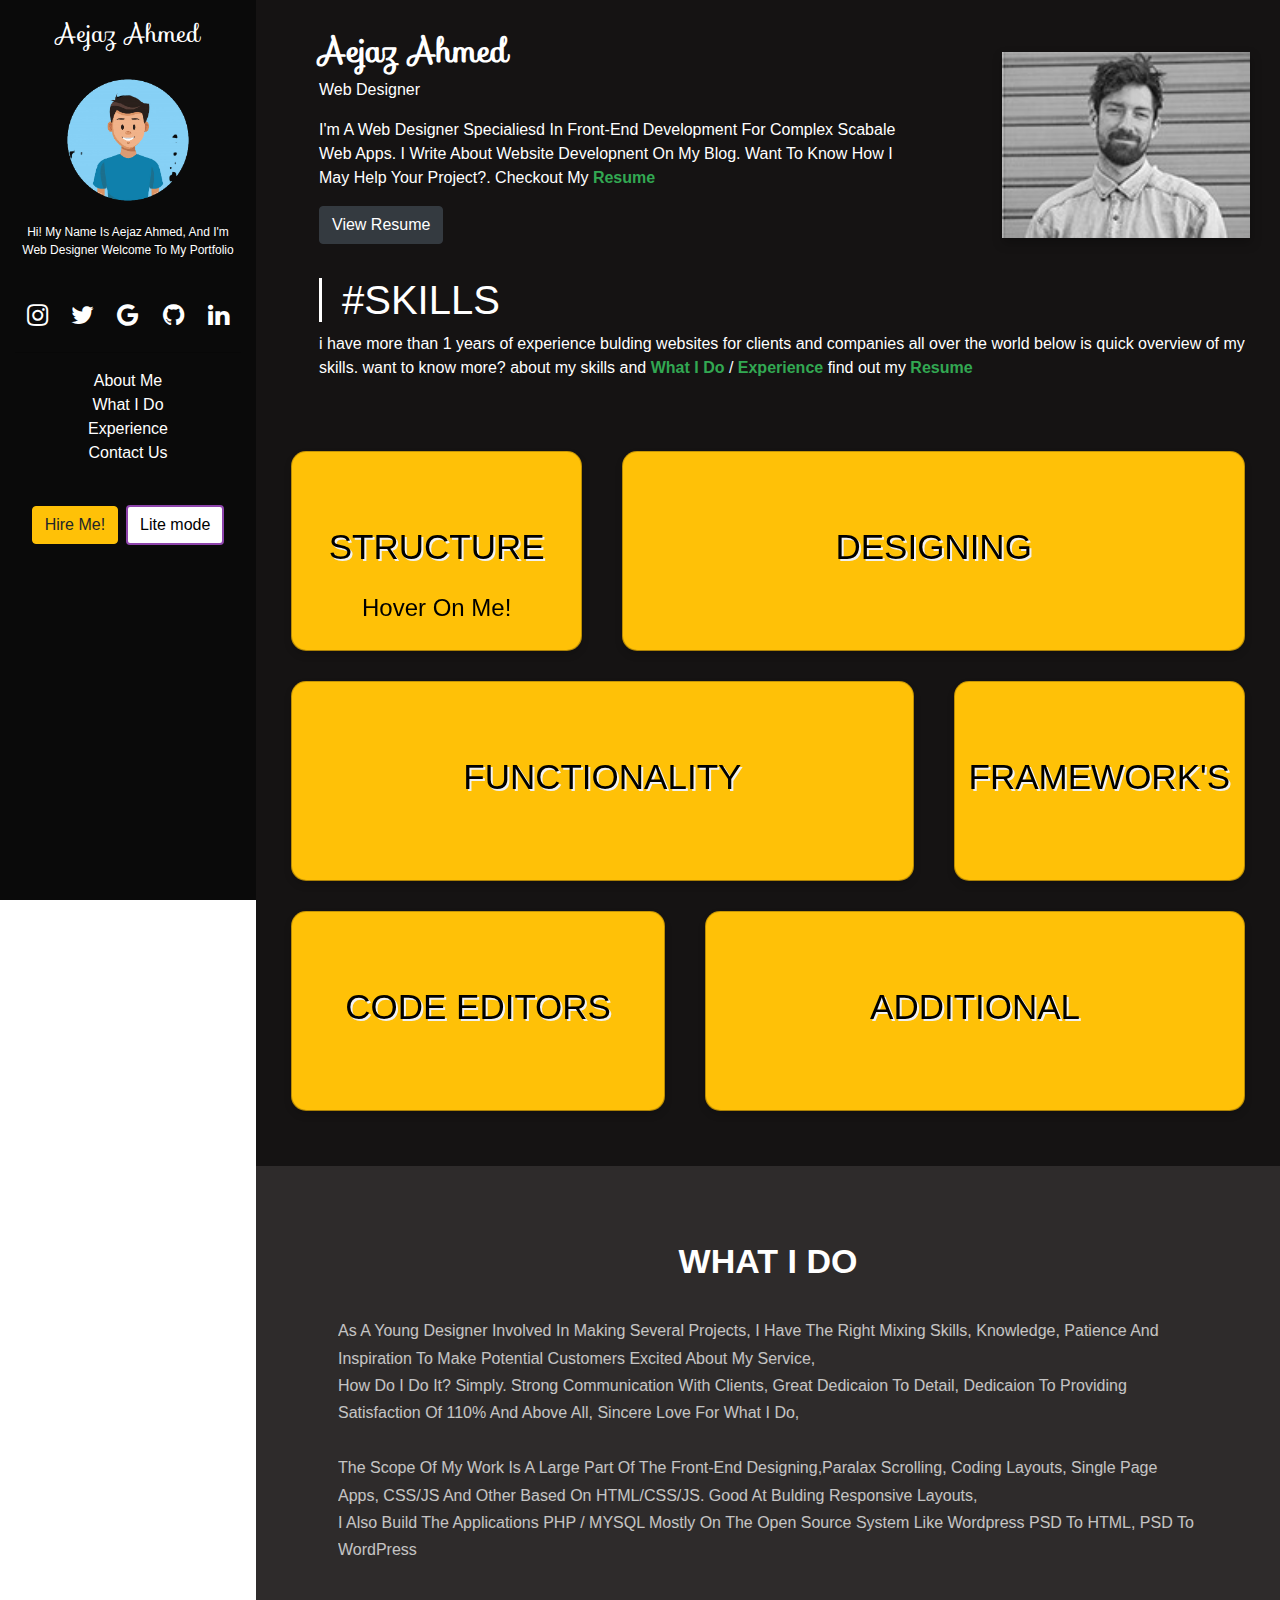
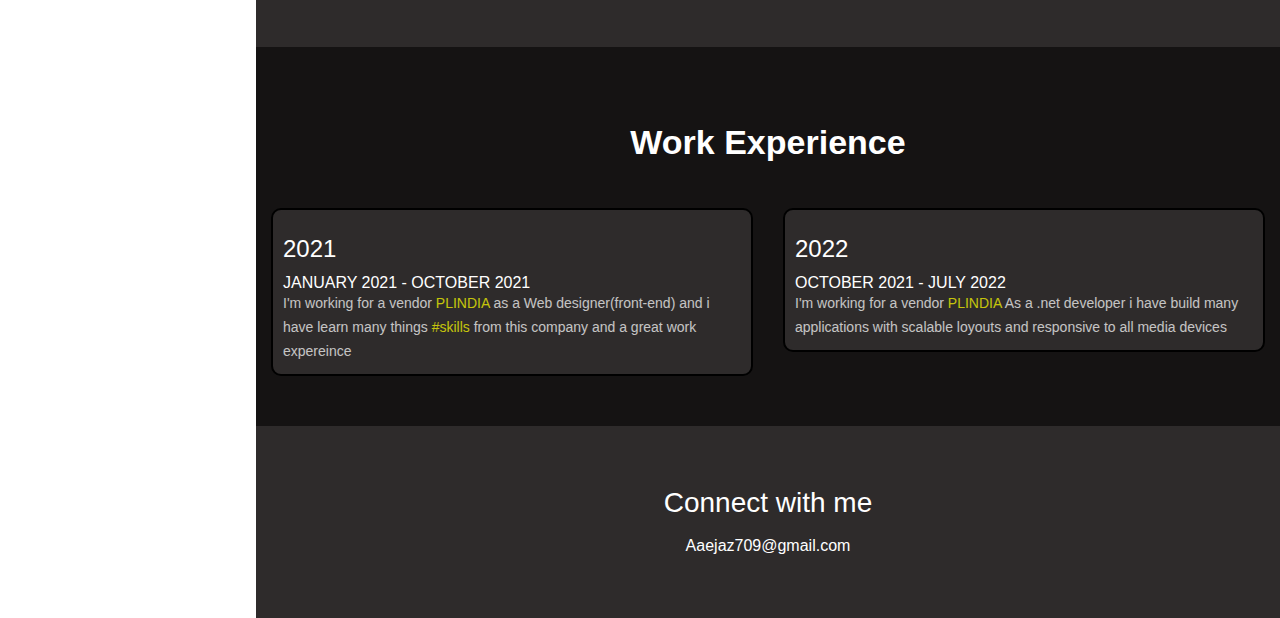
<file: index.html>
<html lang="en">
<head>
	<meta charset="UTF-8">
	<meta name="viewport" content="width=device-width, initial-scale=1.0">
	<title>AJ</title>
	<!-- custom css -->
	<link rel="stylesheet" href="css/style.css">
  <link rel="stylesheet" href="css/bootstrap.min.css">
	<link rel="shortcut icon" href="img/side-bar-img.jpg">
  <link href='https://fonts.googleapis.com/css?family=Sofia' rel='stylesheet'>

	<link rel="stylesheet" href="https://cdnjs.cloudflare.com/ajax/libs/font-awesome/4.7.0/css/font-awesome.min.css">
</head>
<body >
<div class="container-fluid side-bar bg_white">
	<div><h4 class="text-capitalize text-center textwhite pb-2" style="font-family: 'Sofia';">aejaz ahmed</h4></div>
	<div class="container  d-flex align-items-center justify-content-center">

		<img src="img/aa.png" style="max-width: 150px" alt=""></div>
	<div class="text-center pt-2"><p class="text-capitalize textwhite" style="font-size: 12px;">hi! my name is aejaz ahmed, and i'm Web Designer welcome to my Portfolio</p>
	</div>
<div class="icon-bar">
  <a href="https://www.instagram.com/aejazofficial/"><i class="fa fa-instagram"></i></a> 
  <a href="https://twitter.com/jaz12332138/"><i class="fa fa-twitter"></i></a> 
  <a href="https://mail.google.com/mail/u/0/#inbox"><i class="fa fa-google"></i></a> 
  <a href="https://github.com/teambugs1510/"><i class="fa fa-github"></i></a>
  <a href="https://www.linkedin.com/in/aejaz-ahmed-4581571bb/"><i class="fa fa-linkedin"></i></a> 
</div>
<hr class="bg-black">
<div class="use-full-links">
<ul class="text-center">
		<li><a href="#about-me">About Me</a></li>
		<li><a href="#what-i-do">What I Do</a></li>
		<li><a href="#Experience">Experience</a></li>
		<li><a href="#contact-us">Contact Us</a></li>
		
</ul>
<div class="d-flex align-items-center justify-content-center py-4">
	<button class="btn btn-warning mr-2">Hire Me!</button>
  <button class="btn darkmodebtn" id="darkbtn">dark mode</button>
</div>
</div>
</div>
<!-- side-bar ends -->

<div class="about-me" id="about-me">
	<div class="container-fluid  bgleft " style="margin: 0 0 0 0!important;">
		<div class="row">
			<div class="col-lg-8 "><div class="container aejaz"><h2 class=" textwhite text-capitalize " style="font-family: 'Sofia'; font-weight: bold; ">aejaz ahmed</h2>
				<p class="text-capitalize textwhite"> Web designer</p>
				<p class="text-capitalize textwhite">i'm a Web designer specialiesd in front-end development for complex scabale web apps. i write about website developnent on my blog. want to know how i may help your
					project?. checkout my  <b><a    style="color: #32a852" onclick="window.open('Resume.pdf'); return true;">Resume</a></b></p>
					<!-- <a class="bg-white btn text-dark" href="https://teambugs1510.github.io/portfolio/" >view Portfolio</a> -->
					<!-- <a class="bg-dark text-white btn" href="cv/aejaz-ahmed.docx" >View Resume</a> -->
<!--           <button type="button" class="btn btn-dark" data-toggle="modal" data-target=".bd-example-modal-lg">View Resume</button> -->
<a class="btn btn-dark " onclick="window.open('Resume_no_number.pdf'); return true;" target="_blank
" style="color: #fff; cursor: pointer;">View Resume</a>
<div class="modal fade bd-example-modal-sm" tabindex="-1" role="dialog" aria-labelledby="mySmallModalLabel" aria-hidden="true">
  <div class="modal-dialog modal-sm">
    <div class="modal-content">
      <h2 class="cc">hello my self aejaz ahmed</h2>
    </div>
  </div>
</div>
			</div>
		</div>
			<div class="col-lg-4"> <div class="container right-img-box aejaz"><img src="img/right-img.jpg" class="right-img"  alt=""></div></div>
		</div>
		<div class="container aejaz"><h1 class="textwhite"> <span class="vr-line " ></span>#SKILLS</h1><p class="textwhite">i have more than 1 years of experience bulding websites for clients and companies all over the world below is quick overview of my skills. want to know more? about my skills and <a href="#what-i-do" style="color: #32a852; font-weight: bold;">What I Do</a> / <a href="#Experience" style="color: #32a852; font-weight: bold;">Experience</a> find out my <a style="color: #32a852; font-weight: bold; Cursor:pointer!important;" onclick="window.open('Resume.pdf'); return true;">Resume</a></p></div>
		<!-- cards start from here -->
		<div class=" area3 ">
      <div class="container">
 
        <div class="row cc">

          <div class="col-xl-4 col-lg-4 col-md-5 col-sm-12 col-xs-12 col-12 cc">
            <div class="flip-card">
              <div class="flip-card-inner">
                <div class="flip-card-front">
                  <h3>structure</h3> 
                  <div class="hoveronme"><h4>Hover On Me!</h4></div>
                </div>
                <div class="flip-card-back">
                  <h1>structure</h1> 
                <p>HTML &nbsp; <i class="fa fa-star" aria-hidden="true"></i> <i class="fa fa-star" aria-hidden="true"></i> <i class="fa fa-star" aria-hidden="true"></i> <i class="fa fa-star" aria-hidden="true"></i> <i class="fa  fa-star-half-empty  "></i> </p>
                <p>PHP &nbsp; <i class="fa fa-star" aria-hidden="true"></i> <i class="fa fa-star" aria-hidden="true"></i> <i class="fa fa-star" aria-hidden="true"></i> <i class="fa fa-star-o" aria-hidden="true"></i> <i class="fa  fa-star-o  "></i></p>
                </div>
              </div>
            </div>
          </div>
        
          <div class="col-xl-8 col-lg-8 col-md-7 col-sm-12 col-xs-12 col-12 cc">
            <div class="flip-card">
              <div class="flip-card-inner">
                <div class="flip-card-front">
                  <h3>designing</h3>
                </div>
                <div class="flip-card-back">
                  <h1>designing</h1> 
                 <p>CSS &nbsp; <i class="fa fa-star" aria-hidden="true"></i> <i class="fa fa-star" aria-hidden="true"></i> <i class="fa fa-star" aria-hidden="true"></i> <i class="fa fa-star" aria-hidden="true"></i> <i class="fa  fa-star-half-empty  "></i></p>
                 <p>tailwind css &nbsp; <i class="fa fa-star" aria-hidden="true"></i> <i class="fa fa-star" aria-hidden="true"></i> <i class="fa fa-star" aria-hidden="true"></i> <i class="fa fa-star-o" aria-hidden="true"></i> <i class="fa  fa-star-o  "></i> </p>
                </div>
              </div>
            </div>
          </div>

          <div class="col-xl-8 col-lg-8 col-md-7 col-sm-12 col-xs-12 col-12 cc">
            <div class="flip-card">
              <div class="flip-card-inner">
                <div class="flip-card-front">
                  <h3>functionality</h3>
                </div>
                <div class="flip-card-back">
                  <h1>functionality</h1> 
                  <p>javascript &nbsp; <i class="fa fa-star" aria-hidden="true"></i> <i class="fa fa-star" aria-hidden="true"></i> <i class="fa fa-star" aria-hidden="true"></i> <i class="fa fa-star-half-empty" aria-hidden="true"></i> <i class="fa  fa-star-o  "></i> </p>
                  <p>jquery &nbsp; <i class="fa fa-star" aria-hidden="true"></i> <i class="fa fa-star" aria-hidden="true"></i> <i class="fa fa-star" aria-hidden="true"></i> <i class="fa fa-star-half-empty" aria-hidden="true"></i> <i class="fa  fa-star-o  "></i> </p>
                  <p>ES-7 &nbsp; <i class="fa fa-star" aria-hidden="true"></i> <i class="fa fa-star" aria-hidden="true"></i> <i class="fa fa-star" aria-hidden="true"></i> <i class="fa fa-star-half-empty" aria-hidden="true"></i> <i class="fa  fa-star-o  "></i> </p>
                </div>
              </div>
            </div>
          </div>

          <div class="col-xl-4 col-lg-4 col-md-5 col-sm-12 col-xs-12 col-12 cc">
            <div class="flip-card">
              <div class="flip-card-inner">
                <div class="flip-card-front">
                  <h3>framework's</h3>
                </div>
                <div class="flip-card-back">
                  <h1>framework"s</h1> 
                  <p>Bootstrap v4 & v5 &nbsp; <i class="fa fa-star" aria-hidden="true"></i> <i class="fa fa-star" aria-hidden="true"></i> <i class="fa fa-star" aria-hidden="true"></i> <i class="fa fa-star" aria-hidden="true"></i> <i class="fa  fa-star-half-empty  "></i> </p>
                  <p>tailwind &nbsp; <i class="fa fa-star" aria-hidden="true"></i> <i class="fa fa-star" aria-hidden="true"></i> <i class="fa fa-star-half-empty" aria-hidden="true"></i> <i class="fa fa-star-o" aria-hidden="true"></i> <i class="fa  fa-star-o  "></i> </p>
                  
                </div>
              </div>
            </div>
          </div>

          <div class="col-xl-5 col-lg-5 col-md-6 col-sm-12 col-xs-12 col-12 cc">
            <div class="flip-card">
              <div class="flip-card-inner">
                <div class="flip-card-front">
                  <h3>Code Editors</h3>
                </div>
                <div class="flip-card-back">
                  <h1>Code Editors</h1> 
                  <p>Vs code &nbsp; <i class="fa fa-star" aria-hidden="true"></i> <i class="fa fa-star" aria-hidden="true"></i> <i class="fa fa-star" aria-hidden="true"></i> <i class="fa fa-star" aria-hidden="true"></i> <i class="fa  fa-star-half-empty  "></i> </p>
                  <p>Sublime text &nbsp; <i class="fa fa-star" aria-hidden="true"></i> <i class="fa fa-star" aria-hidden="true"></i> <i class="fa fa-star" aria-hidden="true"></i> <i class="fa fa-star" aria-hidden="true"></i> <i class="fa  fa-star-half-empty  "></i> </p>
                </div>
              </div>
            </div>
          </div>

          <div class="col-xl-7 col-lg-7 col-md-6 col-sm-12 col-xs-12 col-12 cc">
            <div class="flip-card">
              <div class="flip-card-inner">
                <div class="flip-card-front">
                  <h3>additional</h3>
                </div>
                <div class="flip-card-back">
                  <h1>additional</h1> 
                  <p>MySql &nbsp; <i class="fa fa-star" aria-hidden="true"></i> <i class="fa fa-star" aria-hidden="true"></i> <i class="fa fa-star-half-empty" aria-hidden="true"></i> <i class="fa fa-star-o" aria-hidden="true"></i> <i class="fa  fa-star-o  "></i> </p>
                  <p>oracle &nbsp; <i class="fa fa-star" aria-hidden="true"></i> <i class="fa fa-star" aria-hidden="true"></i> <i class="fa fa-star-half-empty" aria-hidden="true"></i> <i class="fa fa-star-o" aria-hidden="true"></i> <i class="fa  fa-star-o  "></i> </p>
                  <p>java &nbsp; <i class="fa fa-star" aria-hidden="true"></i> <i class="fa fa-star" aria-hidden="true"></i> <i class="fa fa-star-half-empty" aria-hidden="true"></i> <i class="fa fa-star-o" aria-hidden="true"></i> <i class="fa  fa-star-o  "></i> </p>
                </div>
              </div>
            </div>
          </div>

        </div>
      </div>
  </div>
   



</div>

<section class="area3 bggray" id="what-i-do" >
  <div class="container">
    <h3 class="section-title cc text-uppercase white">what I do</h3>
    <div class="cc">
      <p class="main-para-1 text-capitalize white" style="text-align: left;  font-size: 16px; max-width: 860px;">
        as a young designer involved in making several projects, i have
 the right mixing skills, knowledge, patience and inspiration to make 
potential customers
excited about my service,
        <br>how do i do it? Simply. Strong communication with clients, great dedicaion to detail,
dedicaion to providing satisfaction of 110% and above all,
sincere love for what i do,
<br><br>

        the scope of my work is a large part of the front-end designing,paralax scrolling, coding layouts, single page apps, CSS/JS and other based on HTML/CSS/JS. Good at bulding responsive layouts,  
        <br>
        i also build the applications PHP / MYSQL mostly on the open source system like wordpress

PSD to HTML, PSD to WordPress <br><br>


      </p>
    </div>
  </div>
</section>

<section class="area3 bgleft1" style="height: auto;" id="Experience">
  <div class="container">
    <h3 class="section-title cc textwhite" >Work Experience</h3>
    <div class="row exp-card">
      <div class="col-sm-6">
        <div class="card">
          <h4 class="card-title">2021</h4>
          <h6 class="card-subtitle text-uppercase">JANUARY 2021 - OCTOBER 2021</h6>
          <p class="card-text main-para-1">I'm working for a vendor <a href="">PLINDIA</a> as a Web designer(front-end)
              and i have learn many things   <a href="#">#skills</a> from this company and a great work expereince</p>
        </div>
      </div>
      <div class="col-sm-6"><div class="card">
          <h4 class="card-title">2022</h4>
          <h6 class="card-subtitle text-uppercase">OCTOBER 2021 - <span id="month"></span> 2022</h6>
          <p class="card-text main-para-1">I'm working for a vendor <a href="">PLINDIA</a>
               As a .net developer i have build many applications
              with scalable loyouts and responsive to all media devices</p>
        </div></div>
    </div> <!-- row ends here -->
  </div>
</section>

<section class="area3 bggray" style="padding: 60px 0;" id="contact-us">
  <div class="container">
    <div class="cc">
      <h3 class="textwhite1">Connect with me </h3>
      <br>
      <br>
    </div>
    <div class="cc">
      <a href="mailto:aaejaz709@gmail.com"  class="textwhite2">Aaejaz709@gmail.com</a>
      
    </div>
  </div>
</section>

  </div>  <!-- main div ends here -->

  


























































<button onclick="topFunction()" id="myBtn" title="Go to top">Top</button>









<!-- Large modal -->


<div class="modal fade bd-example-modal-lg" tabindex="-1" role="dialog" aria-labelledby="myLargeModalLabel" aria-hidden="true">
  <div class="modal-dialog modal-lg">
    <div class="modal-content " style="padding: 10px 15px 40px 15px;">
      <h3 class="cc py-4 modal_hero_title">Aejaz Ahmed</h3>
      <p>
<strong>        4 Tagore Nagar, Vikhroli (east) Mumbai - 400 083 <br>
<!-- 90X59XX9XX<br> -->
aaejaz709@gmail.com <br>
Application for the position of web designer.</strong>
      </p>
      <h5>Dear sir/mam</h5>
      <p>I was thrilled to have recently learned in the  that your company  is looking for an experienced web designer to join the creative department. With 06 months of web designing experience, I believe that I meet all the requirements for the position and would love the opportunity to work for such a reputable company.</p>
      <p>In 06 months of experience, I obtained my experience in [web design] where I mastered my skills in <span class="modalspan"> [html], [css], and [Bootstrap].</span> My strong work ethic and commitment to delivering quality service allow me to embody the essential characteristics needed to perform this job well.</p>
      <p>In my previous position at  PLINDIA, I was responsible for creating and implementing design guidelines, testing and improving designs, conceptualizing creative ideas, and incorporating innovative functionalities and features. Through this position, I was able to master my expertise working with [bootstrap 4+], and [wordpress].</p>
      <p>I am aware that a web designing job requires strong creative and time management skills but I am accustomed to performing the necessary tasks efficiently. I thrive in a team environment and believe that together we can produce quality designs and meet all client demands.</p>
      <p>Thank you for considering my application and I look forward to discussing the position further. Please find my resume and portfolio attached, <span class="modalspan"> and feel free to contact me at [aaejaz709@gmail.com] </span></p>
      <p><strong> Sincerely,</strong></p>
      <h4 class="modallower">Aejaz Ahmed</h4>
      <br /><br />
        <div class="modal-footer cc">
        <button type="button" class="btn btn-secondary" data-dismiss="modal">Close</button>
      </div>
    </div>
  
  </div>
</div>














   





	<script src="js/main.js"></script>

	<script src="https://code.jquery.com/jquery-3.2.1.slim.min.js" integrity="sha384-KJ3o2DKtIkvYIK3UENzmM7KCkRr/rE9/Qpg6aAZGJwFDMVNA/GpGFF93hXpG5KkN" crossorigin="anonymous"></script>
<script src="https://cdnjs.cloudflare.com/ajax/libs/popper.js/1.12.9/umd/popper.min.js" integrity="sha384-ApNbgh9B+Y1QKtv3Rn7W3mgPxhU9K/ScQsAP7hUibX39j7fakFPskvXusvfa0b4Q" crossorigin="anonymous"></script>
<script src="https://code.jquery.com/jquery-3.2.1.slim.min.js" integrity="sha384-KJ3o2DKtIkvYIK3UENzmM7KCkRr/rE9/Qpg6aAZGJwFDMVNA/GpGFF93hXpG5KkN" crossorigin="anonymous"></script>
<script src="https://cdnjs.cloudflare.com/ajax/libs/popper.js/1.12.9/umd/popper.min.js" integrity="sha384-ApNbgh9B+Y1QKtv3Rn7W3mgPxhU9K/ScQsAP7hUibX39j7fakFPskvXusvfa0b4Q" crossorigin="anonymous"></script>
<script src="https://maxcdn.bootstrapcdn.com/bootstrap/4.0.0/js/bootstrap.min.js" integrity="sha384-JZR6Spejh4U02d8jOt6vLEHfe/JQGiRRSQQxSfFWpi1MquVdAyjUar5+76PVCmYl" crossorigin="anonymous"></script>
</body>
</html>
</file>
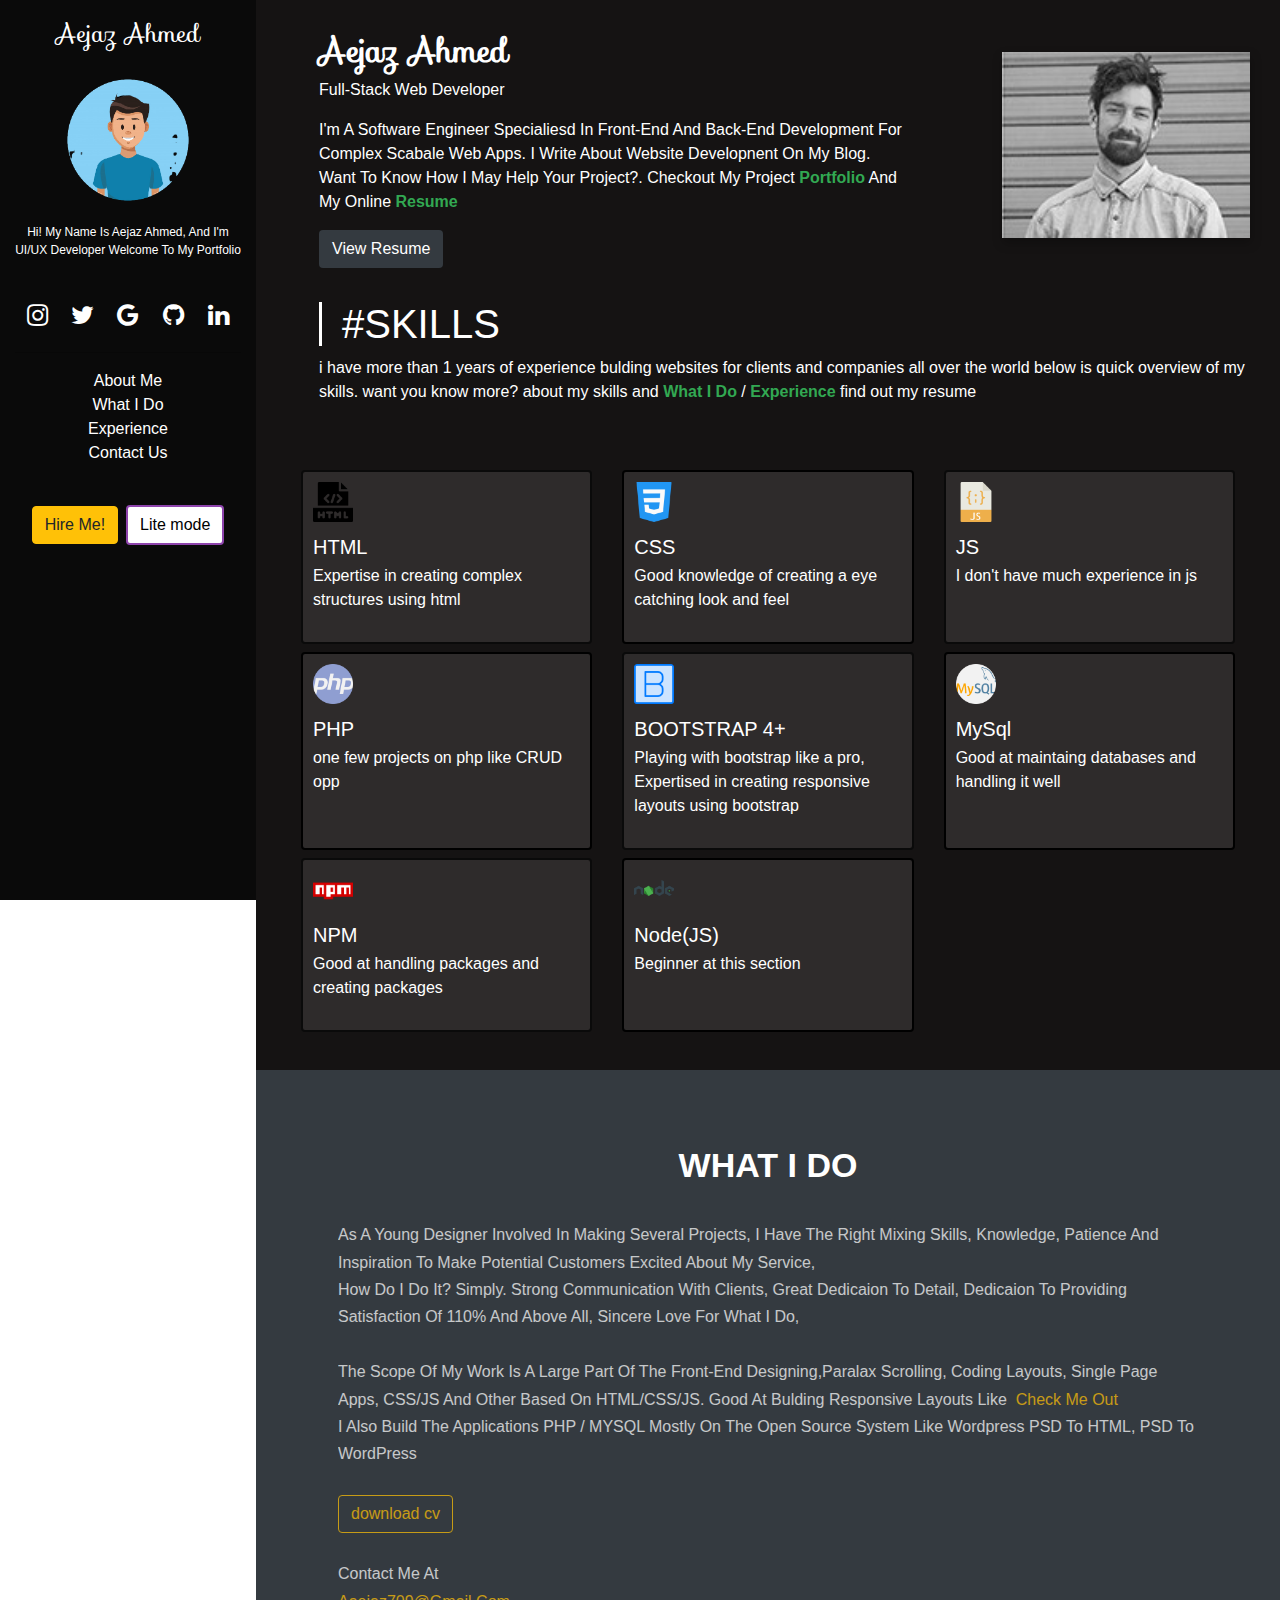
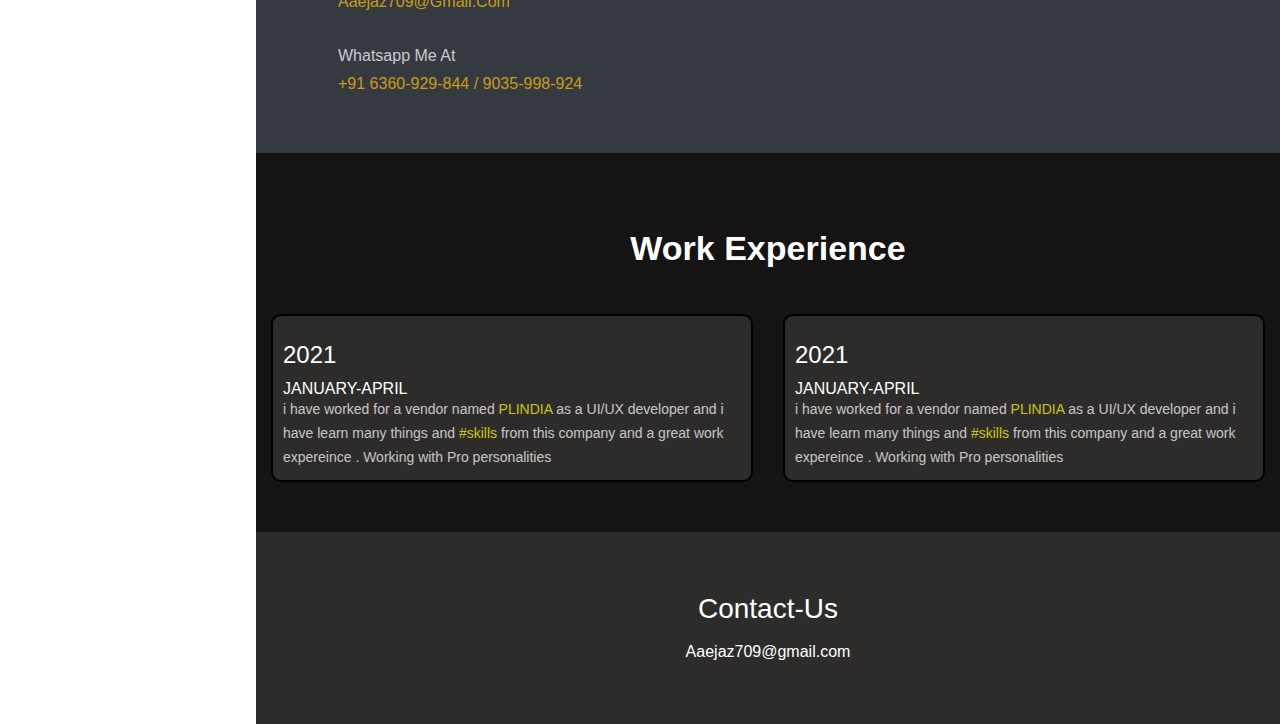
<file: indexbackup.html>
<html lang="en">
<head>
	<meta charset="UTF-8">
	<meta name="viewport" content="width=device-width, initial-scale=1.0">
	<title>AJ</title>
	<!-- custom css -->
	<link rel="stylesheet" href="css/style.css">
  <link rel="stylesheet" href="css/bootstrap.min.css">
	<link rel="shortcut icon" href="img/side-bar-img.jpg">
  <link href='https://fonts.googleapis.com/css?family=Sofia' rel='stylesheet'>
  <!-- <base href=""> -->
  <!-- <base href="img/"> -->
  <!-- <base href="icons/"> -->
	<!-- bootstrap cdn -->
	<!-- <link rel="stylesheet" href="https://maxcdn.bootstrapcdn.com/bootstrap/4.0.0/css/bootstrap.min.css" integrity="sha384-Gn5384xqQ1aoWXA+058RXPxPg6fy4IWvTNh0E263XmFcJlSAwiGgFAW/dAiS6JXm" crossorigin="anonymous"> -->

	<!-- fontawesome -->
	<link rel="stylesheet" href="https://cdnjs.cloudflare.com/ajax/libs/font-awesome/4.7.0/css/font-awesome.min.css">
</head>
<body >
<div class="container-fluid side-bar bg_white">
	<div><h4 class="text-capitalize text-center textwhite pb-2" style="font-family: 'Sofia';">aejaz ahmed</h4></div>
	<div class="container  d-flex align-items-center justify-content-center">

		<img src="img/aa.png" style="max-width: 150px" alt=""></div>
	<div class="text-center pt-2"><p class="text-capitalize textwhite" style="font-size: 12px;">hi! my name is aejaz ahmed, and i'm UI/UX developer welcome to my Portfolio</p>
	</div>
<div class="icon-bar">
  <a href="https://www.instagram.com/aejazofficial/"><i class="fa fa-instagram"></i></a> 
  <a href="https://twitter.com/jaz12332138/"><i class="fa fa-twitter"></i></a> 
  <a href="https://mail.google.com/mail/u/0/#inbox"><i class="fa fa-google"></i></a> 
  <a href="https://github.com/teambugs1510/"><i class="fa fa-github"></i></a>
  <a href="https://www.linkedin.com/in/aejaz-ahmed-4581571bb/"><i class="fa fa-linkedin"></i></a> 
</div>
<hr class="bg-black">
<div class="use-full-links">
<ul class="text-center">
		<li><a href="#about-me">About Me</a></li>
		<li><a href="#what-i-do">What I Do</a></li>
		<li><a href="#Experience">Experience</a></li>
		<li><a href="#contact-us">Contact Us</a></li>
		
</ul>
<div class="d-flex align-items-center justify-content-center py-4">
	<button class="btn btn-warning mr-2">Hire Me!</button>
  <button class="btn darkmodebtn" id="darkbtn">dark mode</button>
</div>
</div>
</div>
<!-- side-bar ends -->

<div class="about-me" id="about-me">
	<div class="container  bgleft " style="">
		<div class="row">
			<div class="col-lg-8 "><div class="container aejaz"><h2 class=" textwhite text-capitalize " style="font-family: 'Sofia'; font-weight: bold; ">aejaz ahmed</h2>
				<p class="text-capitalize textwhite">full-stack web developer</p>
				<p class="text-capitalize textwhite">i'm a software engineer specialiesd in front-end and back-end development for complex scabale web apps. i write about website developnent on my blog. want to know how i may help your
					project?. checkout my project <b><a href="#" style="color: #32a852">portfolio</a></b> and my online <b><a href="cv/aejaz-ahmed.docx" style="color: #32a852">Resume</a></b></p>
					<!-- <a class="bg-white btn text-dark" href="https://teambugs1510.github.io/portfolio/" >view Portfolio</a> -->
					<a class="bg-dark text-white btn" href="cv/aejaz-ahmed.docx" >View Resume</a>
			</div>
		</div>
			<div class="col-lg-4"> <div class="container right-img-box aejaz"><img src="img/right-img.jpg" class="right-img"  alt=""></div></div>
		</div>
		<div class="container aejaz"><h1 class="textwhite"> <span class="vr-line " ></span>#SKILLS</h1><p class="textwhite">i have more than 1 years of experience bulding websites for clients and companies all over the world below is quick overview of my skills. want you know more? about my skills and <a href="#what-i-do" style="color: #32a852; font-weight: bold;">What I Do</a> / <a href="#Experience" style="color: #32a852; font-weight: bold;">Experience</a> find out my resume</p></div>
		<!-- cards start from here -->
		<div class="container area3 ">
      <div class="container">
        <div class="row">
          <div class="col-sm-4 mb-2">
            <div class="card bggray card-1 h-100 ">
              <img src="icons/html.png" style="max-width: 40px; max-height: 40px;" class="img-fluid card-img-top" alt="">
              <h5 class="card-title pt-2" style="margin: 5px 0;">HTML</h5>
              <p class="card-text">Expertise in creating complex structures using html</p>
            </div>
          </div>
          <div class="col-sm-4 mb-2">
            <div class="card bggray card-2 h-100 ">
              <img src="icons/css-3.png" style="max-width: 40px; max-height: 40px;" class="img-fluid card-img-top" alt="">
              <h5 class="card-title pt-2" style="margin: 5px 0;">CSS</h5>
              <p class="card-text">Good knowledge of creating a eye catching look and feel</p>
            </div>
          </div>
          <div class="col-sm-4 mb-2">
            <div class="card bggray card-1 h-100 ">
              <img src="icons/javascript.png" style="max-width: 40px; max-height: 40px;" class="img-fluid card-img-top" alt="">
              <h5 class="card-title pt-2" style="margin: 5px 0;">JS</h5>
              <p class="card-text">I don't have much experience in js</p>
            </div>
          </div>
          <div class="col-sm-4 mb-2">
            <div class="card bggray card-2 h-100 ">
              <img src="icons/php.png" style="max-width: 40px; max-height: 40px;" class="img-fluid card-img-top" alt="">
              <h5 class="card-title pt-2" style="margin: 5px 0;">PHP</h5>
              <p class="card-text">one few projects on php like CRUD opp</p>
            </div>
          </div>
           <div class="col-sm-4 mb-2">
            <div class="card bggray card-1 h-100 ">
              <img src="icons/bootstrap.png" style="max-width: 40px; max-height: 40px;" class="img-fluid card-img-top" alt="">
              <h5 class="card-title pt-2" style="margin: 5px 0;">BOOTSTRAP 4+</h5>
              <p class="card-text">Playing with bootstrap like a pro, Expertised in creating responsive layouts using bootstrap</p>
            </div>
          </div>
           <div class="col-sm-4 mb-2">
            <div class="card bggray card-2 h-100 ">
              <img src="icons/mysql.png" style="max-width: 40px; max-height: 40px;" class="img-fluid card-img-top" alt="">
              <h5 class="card-title pt-2" style="margin: 5px 0;">MySql</h5>
              <p class="card-text">Good at maintaing databases and handling it well</p>
            </div>
          </div>
          <div class="col-sm-4 mb-2">
            <div class="card bggray card-1 h-100 ">
              <img src="icons/npm.png" style="max-width: 40px; max-height: 40px;" class="img-fluid card-img-top" alt="">
              <h5 class="card-title pt-2" style="margin: 5px 0;">NPM</h5>
              <p class="card-text">Good at handling packages and creating packages</p>
            </div>
          </div>
          <div class="col-sm-4 mb-2">
            <div class="card bggray card-2 h-100 ">
              <img src="icons/nodejs.png" style="max-width: 40px; max-height: 40px;" class="img-fluid card-img-top" alt="">
              <h5 class="card-title pt-2" style="margin: 5px 0;">Node(JS)</h5>
              <p class="card-text">Beginner at this section </p>
            </div>
          </div>
        </div>
      </div>
  </div>
   



</div>

<section class="area3" id="what-i-do" style="background-color: #343a40!important; ">
  <div class="container">
    <h3 class="section-title cc text-uppercase white">what I do</h3>
    <div class="cc">
      <p class="main-para-1 text-capitalize white" style="text-align: left;  font-size: 16px; max-width: 860px;">
        as a young designer involved in making several projects, i have
 the right mixing skills, knowledge, patience and inspiration to make 
potential customers
excited about my service,
        <br>how do i do it? Simply. Strong communication with clients, great dedicaion to detail,
dedicaion to providing satisfaction of 110% and above all,
sincere love for what i do,
<br><br>

        the scope of my work is a large part of the front-end designing,paralax scrolling, coding layouts, single page apps, CSS/JS and other based on HTML/CSS/JS. Good at bulding responsive layouts like  &nbsp;<a href="" style="color: #ffc107!important;">check me out</a>
        <br>
        i also build the applications PHP / MYSQL mostly on the open source system like wordpress

PSD to HTML, PSD to WordPress <br><br>
<a href="cv/aejaz-ahmed.docx"><button class="btn btn-outline-warning" >download cv</button></a>
<br><br>
contact me at
<br>
<a href="" style="color: #ffc107!important;">aaejaz709@gmail.com</a>
<br><br>
whatsapp me at 
<br>
<a href="" style="color: #ffc107!important;">+91 6360-929-844 / 9035-998-924</a>

      </p>
    </div>
  </div>
</section>

<section class="area3 bgleft1" style="height: auto;" id="Experience">
  <div class="container">
    <h3 class="section-title cc textwhite" >Work Experience</h3>
    <div class="row exp-card">
      <div class="col-sm-6">
        <div class="card">
          <h4 class="card-title">2021</h4>
          <h6 class="card-subtitle text-uppercase">january-april</h6>
          <p class="card-text main-para-1">i have worked for a vendor named <a href="plindia.com">PLINDIA</a> as a UI/UX
            developer and i have learn many things and <a href="#">#skills</a> from this company and a great work expereince
           . Working with Pro personalities</p>
        </div>
      </div>
      <div class="col-sm-6"><div class="card">
          <h4 class="card-title">2021</h4>
          <h6 class="card-subtitle text-uppercase">january-april</h6>
          <p class="card-text main-para-1">i have worked for a vendor named <a href="plindia.com">PLINDIA</a> as a UI/UX
            developer and i have learn many things and <a href="#">#skills</a> from this company and a great work expereince
           . Working with Pro personalities</p>
        </div></div>
    </div> <!-- row ends here -->
  </div>
</section>

<section class="area3 bggray" style="padding: 60px 0;" id="contact-us">
  <div class="container">
    <div class="cc">
      <h3 class="textwhite1">Contact-Us</h3>
      <br>
      <br>
    </div>
    <div class="cc">
      <a href=""  class="textwhite1">Aaejaz709@gmail.com</a>
      
    </div>
  </div>
</section>

  </div>  <!-- main div ends here -->

  


























































<button onclick="topFunction()" id="myBtn" title="Go to top">Top</button>
































	<script src="js/main.js"></script>

	<script src="https://code.jquery.com/jquery-3.2.1.slim.min.js" integrity="sha384-KJ3o2DKtIkvYIK3UENzmM7KCkRr/rE9/Qpg6aAZGJwFDMVNA/GpGFF93hXpG5KkN" crossorigin="anonymous"></script>
<script src="https://cdnjs.cloudflare.com/ajax/libs/popper.js/1.12.9/umd/popper.min.js" integrity="sha384-ApNbgh9B+Y1QKtv3Rn7W3mgPxhU9K/ScQsAP7hUibX39j7fakFPskvXusvfa0b4Q" crossorigin="anonymous"></script>
</body>
</html>
</file>
<file: css/style.css>
*{
	padding: 0;
	margin: 0;
	box-sizing: border-box;
}
:root{
  --yellow-color:#ffc107!important;
  --white-back:white;
  --white-text:white;
  --black-text:black;
  --gray-back:#151313!important;
  --light-gray:#343a40!important;
  
}
.darkmode{
  --yellow-color1:#ffc107!important;
  --yellow-color:#151313!important;
  --white-back:rgb(10, 10, 10);
  --gray-back:!important;
  --white-text:white;
  --black-text:white;
  --light-gray:#2e2b2b!important;
  transition: all .7s;


}
.bg_white{
  background-color: var(--white-back);
}
.darkmodebtn{
  background-color: var(--gray-back);
  color: var(--white-text);
}
html{
  scroll-behavior: smooth;
}
#myBtn {
  display: none;
  position: fixed;
  bottom: 20px;
  right: 20px;
  z-index: 99;
  font-size: 15px;
  border: none;
  outline: none;
  background-color: red;
  box-shadow: 1px 1px 6px black;
  color: white;
  cursor: pointer;
  padding: 15px;
  border-radius: 50px;
}
h3.section-title {
    font-size: 34px !important;
    font-weight: bold;
    font-stretch: normal;
    font-style: normal;
    line-height: 1.5;
    letter-spacing: normal;
    text-align: left;
    color: #00171f;
    margin: 30px 0px;
}
.main-para {
    /*font-family: Poppins;*/
    font-size: 14px;
    font-weight: normal;
    font-stretch: normal;
    font-style: normal;
    line-height: 1.71;
    letter-spacing: normal;
    text-align: left;
    color: #00151f;
    opacity: 0.72;
    max-width: 460px;
}
.main-para-1 {
    /*font-family: Poppins;*/
    font-size: 14px;
    font-weight: normal;
    font-stretch: normal;
    font-style: normal;
    line-height: 1.71;
    letter-spacing: normal;
    text-align: left;
    color: #00151f;
    opacity: 0.72;
}
.black{
    color: black!important;
}
.cc{
  display: flex;
  justify-content: center!important;
}
#myBtn:hover {
  background-color: #555;
}
::-webkit-scrollbar {
  width: 8px;
}

/* Track */
::-webkit-scrollbar-track {
  background: #f1f1f1;
}

/* Handle */
::-webkit-scrollbar-thumb {
  background: #888;
}

/* Handle on hover */
::-webkit-scrollbar-thumb:hover {
  background: #555;
}
.side-bar{
  height: 100%!important;
  width: 20%!important;
  position: fixed;
  z-index: 1;
  top: 0;
  left: 0;
  background-color: var(--white-back);
  overflow-x: hidden;
  padding-top: 20px;
}
.about-me{
	margin-left: 20%;
}
.textwhite{
  color: var(--black-text)!important;
}
.textwhite1, .textwhite2{
  color: var(--white-text);
}
.textwhite2:hover{
  color: var(--yellow-color);
  text-decoration: none;
}
.icon-bar {
  width: 100%;
  background-color: var(--white-back);
  overflow: auto;
  padding-top: 20px;
}

.icon-bar a {
  float: left;
  width: 20%;
  text-align: center;
  padding: 8px 0;
  transition: all 0.4s ease;
  color: var(--black-text);
  font-size: 25px;
}

.icon-bar a:hover {
  color: #ffc107;
}
.bgleft{
  background-color: var(--yellow-color);
}
.bgleft1{
  background-color: var(--yellow-color);
}

/*use full links*/
.use-full-links ul{
	list-style: none;
}
.use-full-links ul li a {
	text-decoration: none;
	color: var(--black-text);
}

.use-full-links ul li  :hover{
	color: #ffc107;
	 transition: all 0.4s ease;
}

.right-img{
	  width: 100%;
	  height: auto;
    margin-top: 20px;
    box-shadow: 1px 5px 10px rgba(0,0,0,0.253);
}

.vr-line{

border-left: 3px solid white;
padding-left: 20px;
}

.right-box-1{
  padding-left: 3rem;
}

.modal_hero_title{
  position: relative;
  z-index: 1;
}
.modal_hero_title::before{
  position: absolute;
  content: '';
  width: 100%;
  height: 40px;
  background-color: #ffc107;
  color: whhite;
  z-index: -1;
}
.modallower{
  position: relative;
}
.modallower::before{
  position: absolute;
  content:'------ UI/UX Designer ------';
  color: green;
  font-size: 12px;
  left: 0px;
  bottom: -15px;
}
.modal-content{
  position: relative;
  z-index:999999;
}

.modal-content::before{
  position: absolute;
  content: 'Aejaz';
  transform: rotate(-40deg);
  font-size: 18rem;
  top: 17%;
  z-index: -80;
  opacity: .1;
  left: 5%;
}
@media  (max-width: 768.99px){
 .modal-content::before{

  font-size: 8rem;

} 
}

.modalspan{
  background-color:   #abff32;
}

.card-box-1{
  padding-left: 16px!important;
}

.container.aejaz {
    padding-top: 32px;
    padding-left: 48px;
}
.white{
  color: #fff!important;
}
.area3{
  padding: 40px 0 40px 0;
}
.bggray{
  background-color: var(--light-gray);
}
.card{
  padding: 10px 10px;
  border-radius: 15px;
  margin: 10px 0;
}
.card.bggray.card-2.h-100,.card.bggray.card-1.h-100  {
  background-color: var(--light-gray);
}
#darkbtn{
  background-color: white;
  color: black;
  border: 2px solid #8e44ad;
}
.card.bggray.card-2.h-100>.card-title{
  color: white;
}
.card.bggray.card-2.h-100>.card-text{
  color: white;
}

.card-1{
  border: 2px solid var(--white-back)!important;
  background-color: var(--light-gray);
  color: var(--white-text);
}


.card-2{
  border: 2px solid black!important;
  background-color: var(--light-gray);
  color: black;
}



.exp-card .card{
  border: 2px solid black;
  border-radius: 10px;
  background-color: var(--light-gray);
  color:white;
}
.exp-card .card p{
  color: white;
}
.exp-card .card p a{
  color: yellow;
}
.exp-card .card h4{
  margin: 15px 0px;
}

/* updated css on 28/9/2021 starts here */

.flip-card {
  background-color: transparent;
  width: 100%;
  height: 200px;
  /* perspective: 1000px; */
  margin: 15px 5px;
 background-color: var(--yellow-color1);
 border-radius: 15px;
border: 1px solid rgba(0,0,0,0.2);
}

.flip-card-inner {
  position: relative;
  width: 100%;
  height: 100%;
  text-align: center;
  border-radius: 15px;
  transition: transform 0.6s;
  transform-style: preserve-3d;
  box-shadow: 0 4px 8px 0 rgba(0,0,0,0.2);
}

.flip-card:hover .flip-card-inner {
  transform: rotateY(180deg);
}

.flip-card-front, .flip-card-back {
  position: absolute;
  width: 100%;
  height: 100%;
  -webkit-backface-visibility: hidden;
  backface-visibility: hidden;
}

.flip-card-front {
  /* background-color: #bbb; */
  color: black;
display: flex;
justify-content: center;
align-items: center;

}
.flip-card-front h3{
  font-size: 35px;
  text-shadow: 2px 2px #f2f2f2;
  text-transform: uppercase;
  position: relative;
}
.hoveronme{
  position: absolute;
  bottom: 20px;
}
.hoveronme h4{
  animation: opp 4s ease-in-out infinite;
}
@keyframes opp{
  0%   {opacity: 0;}
  25%  {opacity: 0.2;}
  50%  {opacity: 0.5;}
  75%  {opacity: 0.5;}
  100% {opacity: 0;}
}
.flip-card-back {
  background-color: var(--light-gray);
  padding: 20px;
  color: white;
  border-radius: 15px;
  transform: rotateY(180deg);
}
.flip-card-back h1{
  text-transform: uppercase;
  color: #888;
  text-align: left;
  font-size: 25px;

}
.flip-card-back p{
  text-transform: capitalize;
  color: #f2f2f2;
  text-align: left;
  position: relative;
}
.flip-card-back p span{
  position: absolute;
}
.cc{
  display: flex;
  justify-content: center;
}


/* updated css on 28/9/2021 ends here */


























@media(max-width: 768.99px){
	.side-bar{
  height:auto!important;
  width: 100%!important;
  z-index: 0;
    position: static;
  top: 0;
  left: 0;
  background-color:var(--white-back);
  overflow-x: hidden;
  padding-top: 20px;

}

.about-me{
	margin-left: 0%;
	z-index: 11000;
}
.right-img-box{
	    padding-right: 16px!important;

}
.right-box-1 {
    padding-left: 16px!important;
}
.container.aejaz {
    padding-top: 16px;
    padding-left: 16px;
}
.container.card-box.aejaz.py-2.pl-5 {
    padding-left: 1rem!important;
}
#myBtn{
  font-size: 14px;
  padding: 10px;
}
.flip-card-front h3{
  font-size: 35px;
}
.flip-card-back h1{
  
  font-size: 30px;

}
}
</file>
